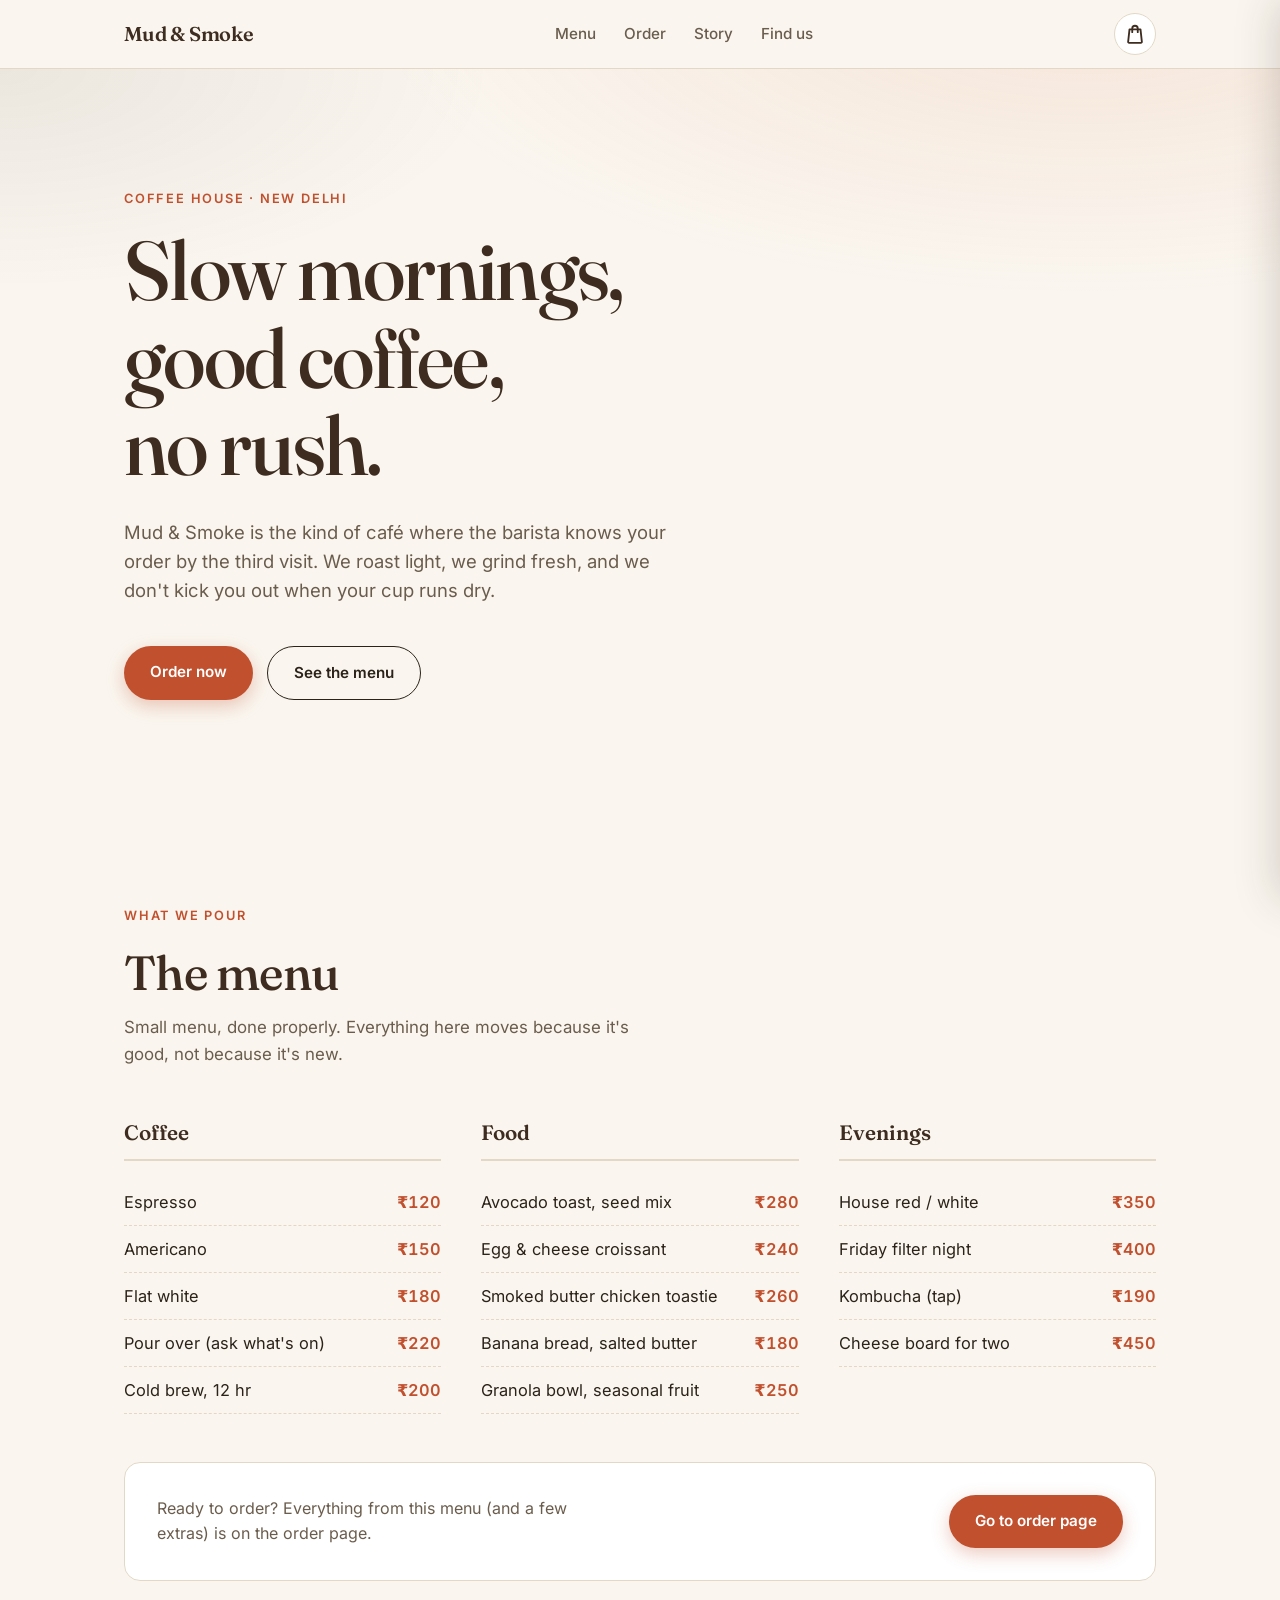
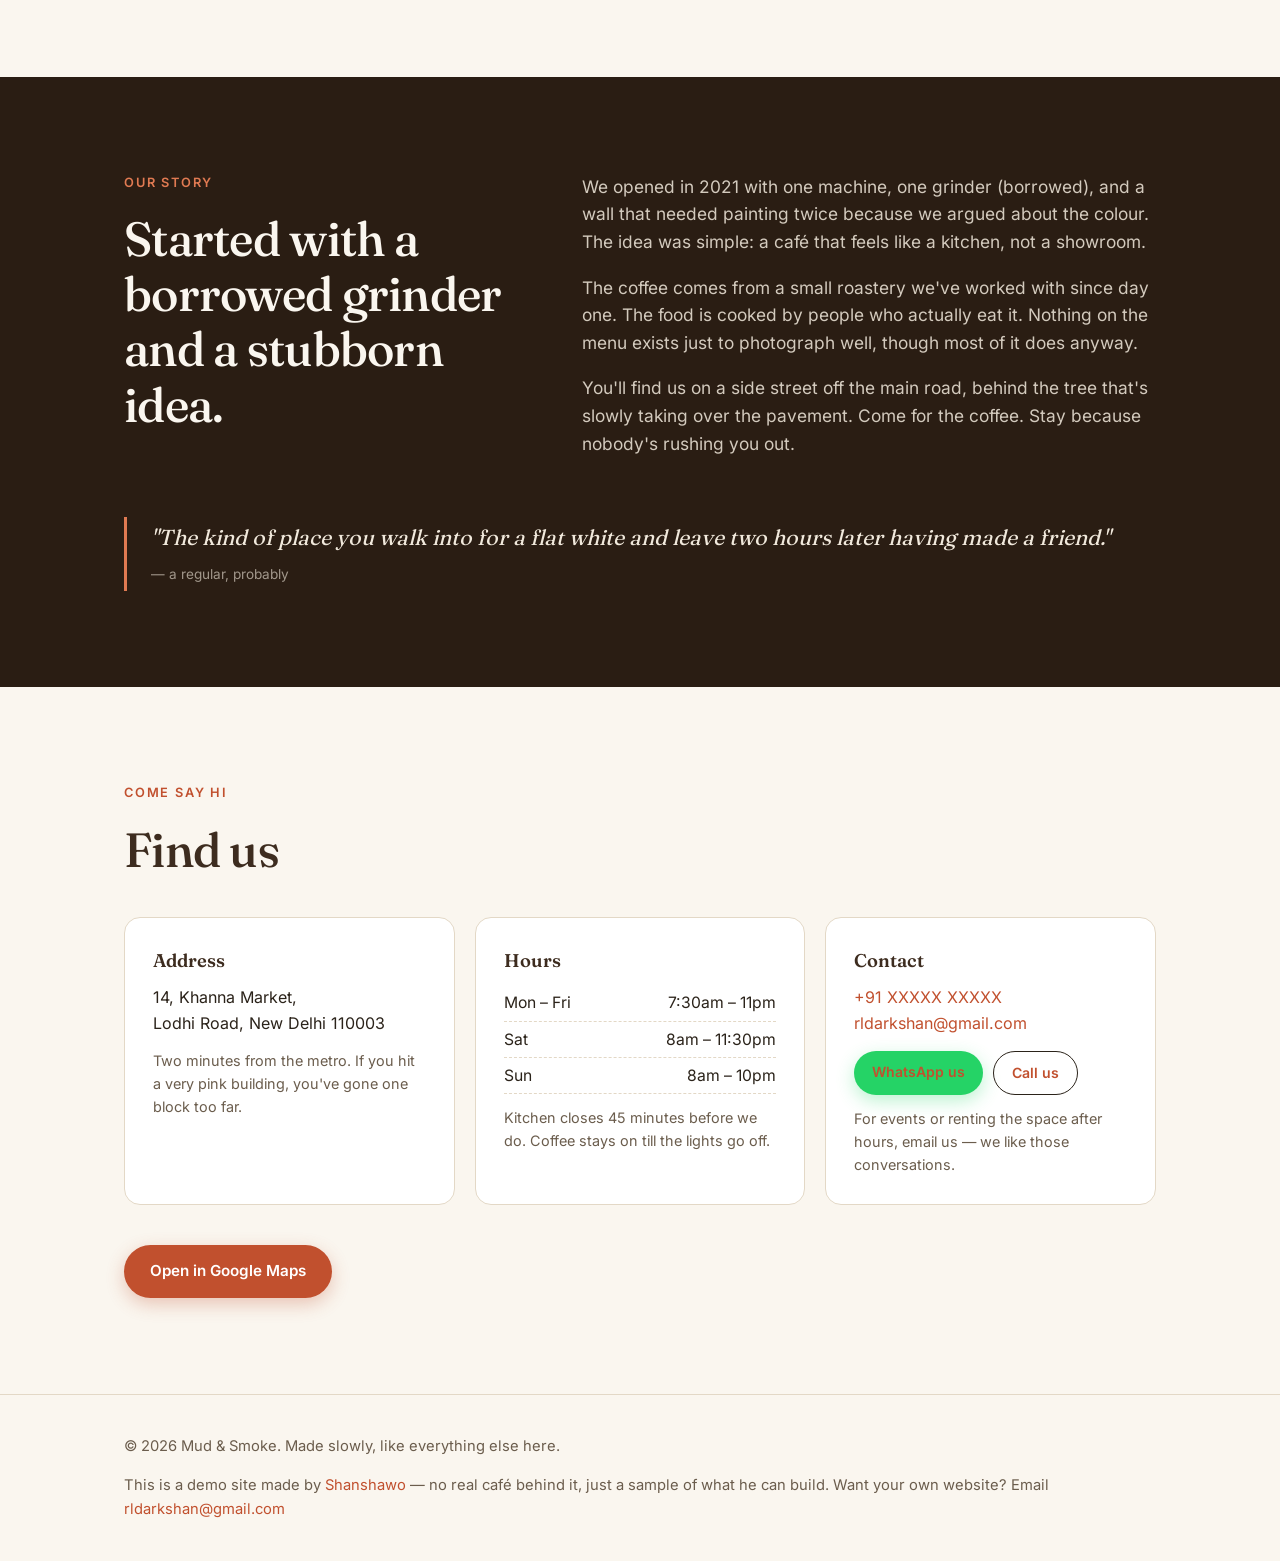
<file: index.html>
<!DOCTYPE html>
<html lang="en">
<head>
  <meta charset="UTF-8" />
  <meta name="viewport" content="width=device-width, initial-scale=1.0" />
  <title>Mud &amp; Smoke — Coffee and food in New Delhi</title>
  <meta name="description" content="Mud &amp; Smoke is a small café in New Delhi. Good coffee, honest food, a seat by the window that's yours as long as you want it." />
  <link rel="icon" type="image/png" href="favicon.png" />
  <link rel="icon" type="image/png" sizes="32x32" href="favicon-32x32.png" />
  <link rel="icon" type="image/png" sizes="16x16" href="favicon-16x16.png" />
  <link rel="apple-touch-icon" href="apple-touch-icon.png" />
  <link rel="manifest" href="site.webmanifest" />
  <link href="fonts/fonts.css" rel="stylesheet" />
  <link rel="stylesheet" href="style.css" />
</head>
<body>
  <header class="site-header">
    <div class="wrap header-inner">
      <a href="index.html" class="logo">Mud &amp; Smoke</a>
      <nav class="nav" id="siteNav" aria-label="Main navigation">
        <a href="#menu">Menu</a>
        <a href="order.html">Order</a>
        <a href="#story">Story</a>
        <a href="#find">Find us</a>
      </nav>
      <div class="header-actions">
        <button class="cart-btn" id="cartBtn" aria-label="Open your order">
          <svg viewBox="0 0 24 24" width="22" height="22" fill="none" stroke="currentColor" stroke-width="2" stroke-linecap="round" stroke-linejoin="round" aria-hidden="true">
            <path d="M6 7h12l1.5 13.5a1 1 0 0 1-1 1.1H5.5a1 1 0 0 1-1-1.1L6 7z" />
            <path d="M9 10V6a3 3 0 0 1 6 0v4" />
          </svg>
          <span class="cart-badge" id="cartBadge" hidden>0</span>
        </button>
        <button class="nav-toggle" id="navToggle" aria-label="Open menu" aria-expanded="false" aria-controls="siteNav">
          <span></span><span></span><span></span>
        </button>
      </div>
    </div>
  </header>

  <section class="hero" id="top">
    <div class="wrap">
      <p class="eyebrow">Coffee house · New Delhi</p>
      <h1>Slow mornings,<br />good coffee,<br />no rush.</h1>
      <p class="lede">Mud &amp; Smoke is the kind of café where the barista knows your order by the third visit. We roast light, we grind fresh, and we don't kick you out when your cup runs dry.</p>
      <div class="hero-actions">
        <a href="order.html" class="btn btn-primary">Order now</a>
        <a href="#menu" class="btn btn-ghost">See the menu</a>
      </div>
    </div>
  </section>

  <section class="section" id="menu">
    <div class="wrap">
      <p class="eyebrow">What we pour</p>
      <h2>The menu</h2>
      <p class="section-note">Small menu, done properly. Everything here moves because it's good, not because it's new.</p>

      <div class="menu-grid">
        <div class="menu-col">
          <h3>Coffee</h3>
          <ul class="menu-list">
            <li><span>Espresso</span><span class="price">₹120</span></li>
            <li><span>Americano</span><span class="price">₹150</span></li>
            <li><span>Flat white</span><span class="price">₹180</span></li>
            <li><span>Pour over (ask what's on)</span><span class="price">₹220</span></li>
            <li><span>Cold brew, 12 hr</span><span class="price">₹200</span></li>
          </ul>
        </div>
        <div class="menu-col">
          <h3>Food</h3>
          <ul class="menu-list">
            <li><span>Avocado toast, seed mix</span><span class="price">₹280</span></li>
            <li><span>Egg &amp; cheese croissant</span><span class="price">₹240</span></li>
            <li><span>Smoked butter chicken toastie</span><span class="price">₹260</span></li>
            <li><span>Banana bread, salted butter</span><span class="price">₹180</span></li>
            <li><span>Granola bowl, seasonal fruit</span><span class="price">₹250</span></li>
          </ul>
        </div>
        <div class="menu-col">
          <h3>Evenings</h3>
          <ul class="menu-list">
            <li><span>House red / white</span><span class="price">₹350</span></li>
            <li><span>Friday filter night</span><span class="price">₹400</span></li>
            <li><span>Kombucha (tap)</span><span class="price">₹190</span></li>
            <li><span>Cheese board for two</span><span class="price">₹450</span></li>
          </ul>
        </div>
      </div>

      <div class="menu-order-cta">
        <p>Ready to order? Everything from this menu (and a few extras) is on the order page.</p>
        <a href="order.html" class="btn btn-primary">Go to order page</a>
      </div>
    </div>
  </section>

  <section class="section section-dark" id="story">
    <div class="wrap">
      <div class="story-grid">
        <div>
          <p class="eyebrow">Our story</p>
          <h2>Started with a borrowed grinder and a stubborn idea.</h2>
        </div>
        <div class="story-body">
          <p>We opened in 2021 with one machine, one grinder (borrowed), and a wall that needed painting twice because we argued about the colour. The idea was simple: a café that feels like a kitchen, not a showroom.</p>
          <p>The coffee comes from a small roastery we've worked with since day one. The food is cooked by people who actually eat it. Nothing on the menu exists just to photograph well, though most of it does anyway.</p>
          <p>You'll find us on a side street off the main road, behind the tree that's slowly taking over the pavement. Come for the coffee. Stay because nobody's rushing you out.</p>
        </div>
      </div>
      <div class="story-quote">
        <p>"The kind of place you walk into for a flat white and leave two hours later having made a friend."</p>
        <span>— a regular, probably</span>
      </div>
    </div>
  </section>

  <section class="section" id="find">
    <div class="wrap">
      <p class="eyebrow">Come say hi</p>
      <h2>Find us</h2>
      <div class="find-grid">
        <div class="find-card">
          <h3>Address</h3>
          <p>14, Khanna Market,<br />Lodhi Road, New Delhi 110003</p>
          <p class="muted">Two minutes from the metro. If you hit a very pink building, you've gone one block too far.</p>
        </div>
        <div class="find-card">
          <h3>Hours</h3>
          <ul class="hours">
            <li><span>Mon – Fri</span><span>7:30am – 11pm</span></li>
            <li><span>Sat</span><span>8am – 11:30pm</span></li>
            <li><span>Sun</span><span>8am – 10pm</span></li>
          </ul>
          <p class="muted">Kitchen closes 45 minutes before we do. Coffee stays on till the lights go off.</p>
        </div>
        <div class="find-card">
          <h3>Contact</h3>
          <p><a href="#contact">+91 XXXXX XXXXX</a><br />
          <a href="mailto:rldarkshan@gmail.com">rldarkshan@gmail.com</a></p>
          <div class="contact-actions">
            <a href="#contact" class="btn btn-wa btn-sm">WhatsApp us</a>
            <a href="#contact" class="btn btn-ghost btn-sm">Call us</a>
          </div>
          <p class="muted">For events or renting the space after hours, email us — we like those conversations.</p>
        </div>
      </div>
      <a href="#" class="btn btn-primary" id="map-btn">Open in Google Maps</a>
    </div>
  </section>

  <footer class="site-footer">
    <div class="wrap footer-inner">
      <p>© 2026 Mud &amp; Smoke. Made slowly, like everything else here.</p>
      <p class="muted">This is a demo site made by <a href="https://github.com/shanshawo">Shanshawo</a> — no real café behind it, just a sample of what he can build. Want your own website? Email <a href="mailto:rldarkshan@gmail.com">rldarkshan@gmail.com</a></p>
    </div>
  </footer>

  <!-- Cart drawer -->
  <div class="cart-overlay" id="cartOverlay" hidden></div>
  <aside class="cart-drawer" id="cartDrawer" aria-label="Your order" aria-hidden="true">
    <div class="cart-head">
      <h3>Your order</h3>
      <button class="cart-close" id="cartClose" aria-label="Close cart">×</button>
    </div>
    <div class="cart-items" id="cartItems">
      <p class="cart-empty">Nothing here yet. Add something from the order page.</p>
    </div>
    <div class="cart-foot">
      <div class="cart-total-row">
        <span>Total</span>
        <span class="cart-total" id="cartTotal">₹0</span>
      </div>
      <button class="btn btn-wa btn-block" id="cartOrderBtn">Order on WhatsApp</button>
      <p class="cart-note">Opens WhatsApp with your order ready to send. Pay on pickup or delivery.</p>
    </div>
  </aside>

  <div class="toast" id="toast" hidden></div>

  <script src="script.js"></script>
</body>
</html>
</file>
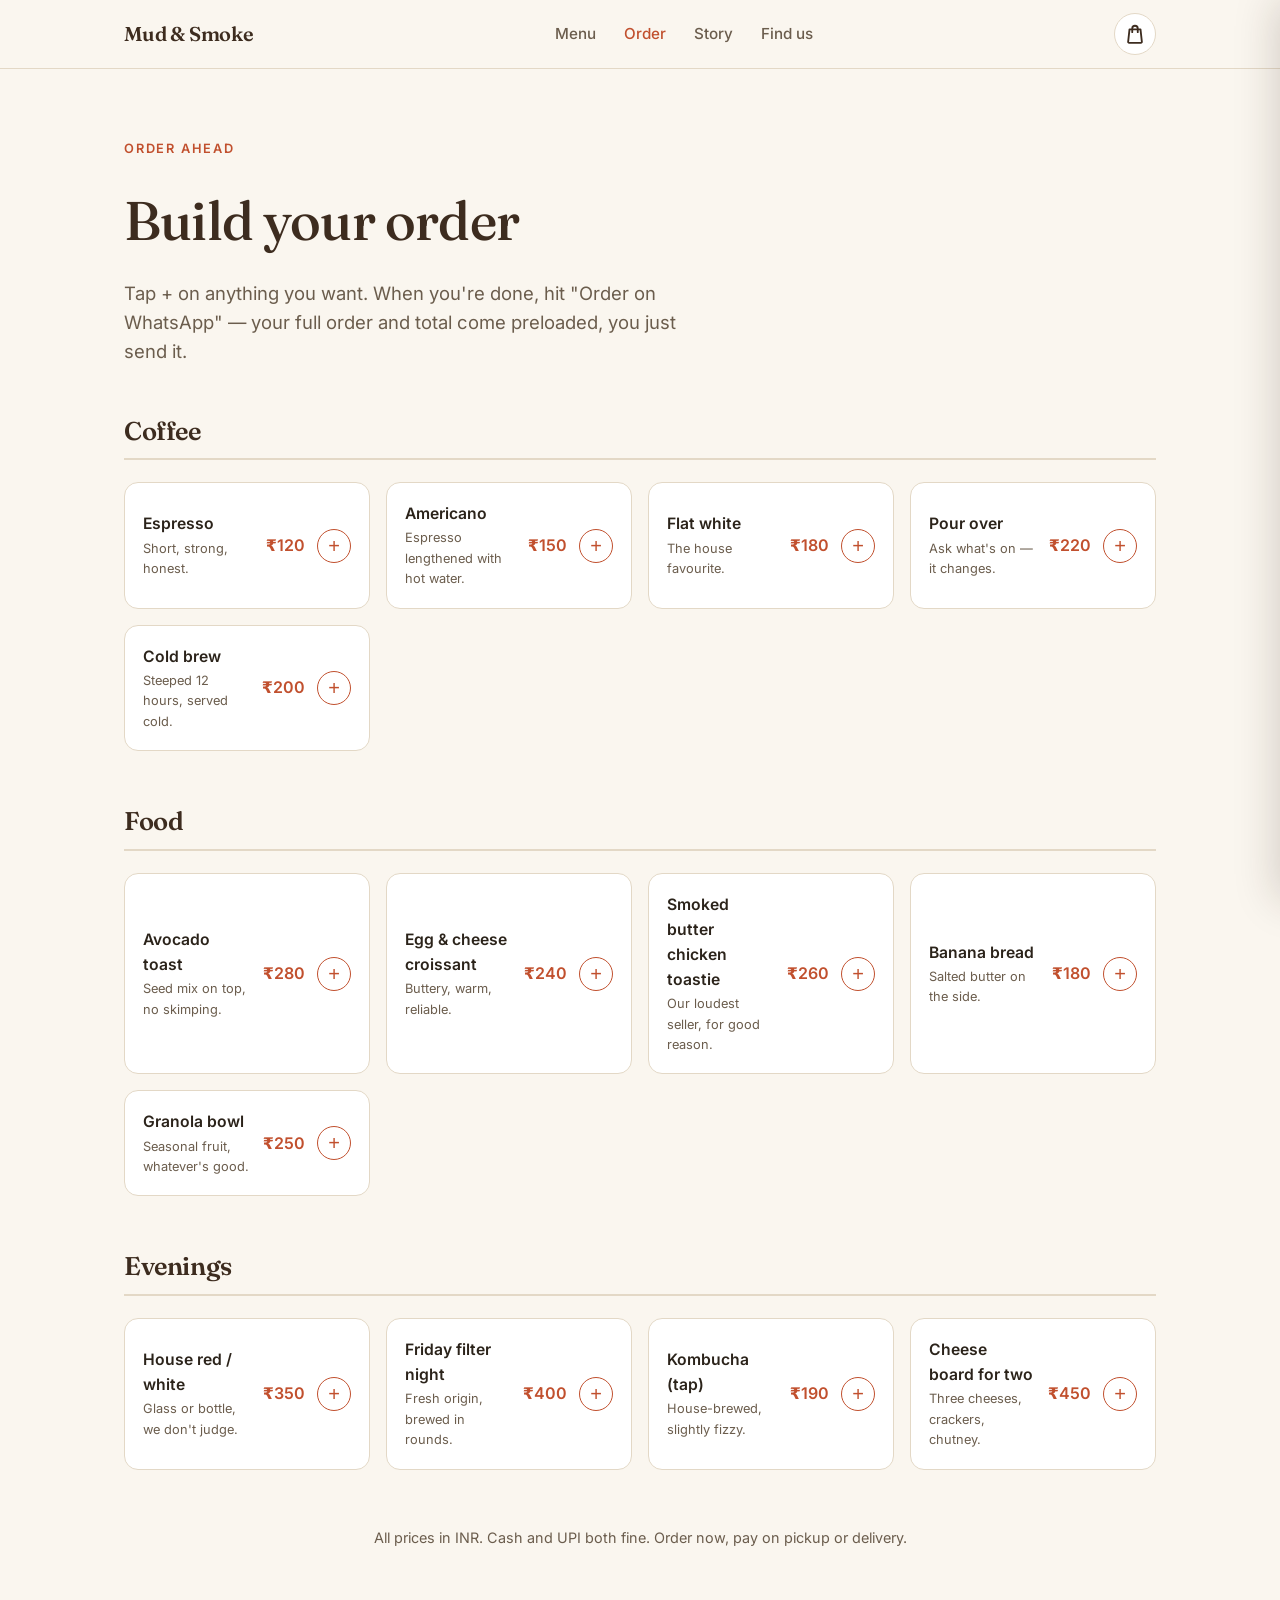
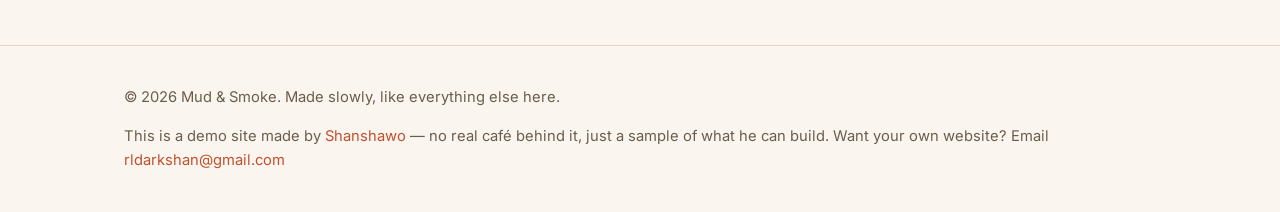
<file: order.html>
<!DOCTYPE html>
<html lang="en">
<head>
  <meta charset="UTF-8" />
  <meta name="viewport" content="width=device-width, initial-scale=1.0" />
  <title>Order — Mud &amp; Smoke</title>
  <meta name="description" content="Order from Mud &amp; Smoke. Add what you want, then send your order on WhatsApp." />
  <link rel="icon" type="image/png" href="favicon.png" />
  <link rel="icon" type="image/png" sizes="32x32" href="favicon-32x32.png" />
  <link rel="icon" type="image/png" sizes="16x16" href="favicon-16x16.png" />
  <link rel="apple-touch-icon" href="apple-touch-icon.png" />
  <link rel="manifest" href="site.webmanifest" />
  <link href="fonts/fonts.css" rel="stylesheet" />
  <link rel="stylesheet" href="style.css" />
</head>
<body>
  <header class="site-header">
    <div class="wrap header-inner">
      <a href="index.html" class="logo">Mud &amp; Smoke</a>
      <nav class="nav" id="siteNav" aria-label="Main navigation">
        <a href="index.html#menu">Menu</a>
        <a href="order.html" class="active">Order</a>
        <a href="index.html#story">Story</a>
        <a href="index.html#find">Find us</a>
      </nav>
      <div class="header-actions">
        <button class="cart-btn" id="cartBtn" aria-label="Open your order">
          <svg viewBox="0 0 24 24" width="22" height="22" fill="none" stroke="currentColor" stroke-width="2" stroke-linecap="round" stroke-linejoin="round" aria-hidden="true">
            <path d="M6 7h12l1.5 13.5a1 1 0 0 1-1 1.1H5.5a1 1 0 0 1-1-1.1L6 7z" />
            <path d="M9 10V6a3 3 0 0 1 6 0v4" />
          </svg>
          <span class="cart-badge" id="cartBadge" hidden>0</span>
        </button>
        <button class="nav-toggle" id="navToggle" aria-label="Open menu" aria-expanded="false" aria-controls="siteNav">
          <span></span><span></span><span></span>
        </button>
      </div>
    </div>
  </header>

  <section class="order-hero">
    <div class="wrap">
      <p class="eyebrow">Order ahead</p>
      <h1>Build your order</h1>
      <p class="lede">Tap + on anything you want. When you're done, hit "Order on WhatsApp" — your full order and total come preloaded, you just send it.</p>
    </div>
  </section>

  <section class="section order-section">
    <div class="wrap">
      <div class="order-group">
        <h2>Coffee</h2>
        <div class="product-grid">
          <div class="product-card" data-id="espresso">
            <div class="product-info">
              <h3>Espresso</h3>
              <p>Short, strong, honest.</p>
            </div>
            <div class="product-price">₹120</div>
            <button class="add-btn" aria-label="Add Espresso">+</button>
          </div>
          <div class="product-card" data-id="americano">
            <div class="product-info">
              <h3>Americano</h3>
              <p>Espresso lengthened with hot water.</p>
            </div>
            <div class="product-price">₹150</div>
            <button class="add-btn" aria-label="Add Americano">+</button>
          </div>
          <div class="product-card" data-id="flatwhite">
            <div class="product-info">
              <h3>Flat white</h3>
              <p>The house favourite.</p>
            </div>
            <div class="product-price">₹180</div>
            <button class="add-btn" aria-label="Add Flat white">+</button>
          </div>
          <div class="product-card" data-id="pourover">
            <div class="product-info">
              <h3>Pour over</h3>
              <p>Ask what's on — it changes.</p>
            </div>
            <div class="product-price">₹220</div>
            <button class="add-btn" aria-label="Add Pour over">+</button>
          </div>
          <div class="product-card" data-id="coldbrew">
            <div class="product-info">
              <h3>Cold brew</h3>
              <p>Steeped 12 hours, served cold.</p>
            </div>
            <div class="product-price">₹200</div>
            <button class="add-btn" aria-label="Add Cold brew">+</button>
          </div>
        </div>
      </div>

      <div class="order-group">
        <h2>Food</h2>
        <div class="product-grid">
          <div class="product-card" data-id="avotoast">
            <div class="product-info">
              <h3>Avocado toast</h3>
              <p>Seed mix on top, no skimping.</p>
            </div>
            <div class="product-price">₹280</div>
            <button class="add-btn" aria-label="Add Avocado toast">+</button>
          </div>
          <div class="product-card" data-id="croissant">
            <div class="product-info">
              <h3>Egg &amp; cheese croissant</h3>
              <p>Buttery, warm, reliable.</p>
            </div>
            <div class="product-price">₹240</div>
            <button class="add-btn" aria-label="Add Egg and cheese croissant">+</button>
          </div>
          <div class="product-card" data-id="toastie">
            <div class="product-info">
              <h3>Smoked butter chicken toastie</h3>
              <p>Our loudest seller, for good reason.</p>
            </div>
            <div class="product-price">₹260</div>
            <button class="add-btn" aria-label="Add Smoked butter chicken toastie">+</button>
          </div>
          <div class="product-card" data-id="bananabread">
            <div class="product-info">
              <h3>Banana bread</h3>
              <p>Salted butter on the side.</p>
            </div>
            <div class="product-price">₹180</div>
            <button class="add-btn" aria-label="Add Banana bread">+</button>
          </div>
          <div class="product-card" data-id="granola">
            <div class="product-info">
              <h3>Granola bowl</h3>
              <p>Seasonal fruit, whatever's good.</p>
            </div>
            <div class="product-price">₹250</div>
            <button class="add-btn" aria-label="Add Granola bowl">+</button>
          </div>
        </div>
      </div>

      <div class="order-group">
        <h2>Evenings</h2>
        <div class="product-grid">
          <div class="product-card" data-id="housered">
            <div class="product-info">
              <h3>House red / white</h3>
              <p>Glass or bottle, we don't judge.</p>
            </div>
            <div class="product-price">₹350</div>
            <button class="add-btn" aria-label="Add House red or white">+</button>
          </div>
          <div class="product-card" data-id="filternight">
            <div class="product-info">
              <h3>Friday filter night</h3>
              <p>Fresh origin, brewed in rounds.</p>
            </div>
            <div class="product-price">₹400</div>
            <button class="add-btn" aria-label="Add Friday filter night">+</button>
          </div>
          <div class="product-card" data-id="kombucha">
            <div class="product-info">
              <h3>Kombucha (tap)</h3>
              <p>House-brewed, slightly fizzy.</p>
            </div>
            <div class="product-price">₹190</div>
            <button class="add-btn" aria-label="Add Kombucha">+</button>
          </div>
          <div class="product-card" data-id="cheeseboard">
            <div class="product-info">
              <h3>Cheese board for two</h3>
              <p>Three cheeses, crackers, chutney.</p>
            </div>
            <div class="product-price">₹450</div>
            <button class="add-btn" aria-label="Add Cheese board">+</button>
          </div>
        </div>
      </div>

      <div class="order-note">
        <p>All prices in INR. Cash and UPI both fine. Order now, pay on pickup or delivery.</p>
      </div>
    </div>
  </section>

  <footer class="site-footer">
      <div class="wrap footer-inner">
        <p>© 2026 Mud &amp; Smoke. Made slowly, like everything else here.</p>
        <p class="muted">This is a demo site made by <a href="https://github.com/shanshawo">Shanshawo</a> — no real café behind it, just a sample of what he can build. Want your own website? Email <a href="mailto:rldarkshan@gmail.com">rldarkshan@gmail.com</a></p>
      </div>
    </footer>

  <!-- Cart drawer -->
  <div class="cart-overlay" id="cartOverlay" hidden></div>
  <aside class="cart-drawer" id="cartDrawer" aria-label="Your order" aria-hidden="true">
    <div class="cart-head">
      <h3>Your order</h3>
      <button class="cart-close" id="cartClose" aria-label="Close cart">×</button>
    </div>
    <div class="cart-items" id="cartItems">
      <p class="cart-empty">Nothing here yet. Add something from the order page.</p>
    </div>
    <div class="cart-foot">
      <div class="cart-total-row">
        <span>Total</span>
        <span class="cart-total" id="cartTotal">₹0</span>
      </div>
      <button class="btn btn-wa btn-block" id="cartOrderBtn">Order on WhatsApp</button>
      <p class="cart-note">Opens WhatsApp with your order ready to send. Pay on pickup or delivery.</p>
    </div>
  </aside>

  <div class="toast" id="toast" hidden></div>

  <script src="script.js"></script>
</body>
</html>
</file>
<file: fonts/fonts.css>
@font-face {
  font-family: 'Fraunces';
  font-style: normal;
  font-weight: 400;
  font-display: swap;
  src: url('fraunces-400.woff2') format('woff2');
}

@font-face {
  font-family: 'Fraunces';
  font-style: normal;
  font-weight: 500;
  font-display: swap;
  src: url('fraunces-500.woff2') format('woff2');
}

@font-face {
  font-family: 'Fraunces';
  font-style: normal;
  font-weight: 600;
  font-display: swap;
  src: url('fraunces-600.woff2') format('woff2');
}

@font-face {
  font-family: 'Inter';
  font-style: normal;
  font-weight: 400;
  font-display: swap;
  src: url('inter-400.woff2') format('woff2');
}

@font-face {
  font-family: 'Inter';
  font-style: normal;
  font-weight: 500;
  font-display: swap;
  src: url('inter-500.woff2') format('woff2');
}

@font-face {
  font-family: 'Inter';
  font-style: normal;
  font-weight: 600;
  font-display: swap;
  src: url('inter-600.woff2') format('woff2');
}
</file>
<file: style.css>
:root {
  --cream: #faf6ef;
  --cream-deep: #f1e9dc;
  --ink: #2b231a;
  --ink-soft: #6b5d4d;
  --espresso: #3d2c1f;
  --espresso-deep: #2a1d13;
  --ember: #c1502e;
  --ember-soft: #e07a52;
  --line: #e3d8c6;
  --serif: "Fraunces", Georgia, serif;
  --sans: "Inter", system-ui, sans-serif;
}

* { margin: 0; padding: 0; box-sizing: border-box; }

html { scroll-behavior: smooth; }

body {
  font-family: var(--sans);
  background: var(--cream);
  color: var(--ink);
  line-height: 1.6;
  -webkit-font-smoothing: antialiased;
}

.wrap { max-width: 1080px; margin: 0 auto; padding: 0 24px; }

/* Header */
.site-header {
  position: sticky;
  top: 0;
  z-index: 50;
  background: rgba(250, 246, 239, 0.92);
  backdrop-filter: blur(10px);
  border-bottom: 1px solid var(--line);
}
.header-inner {
  display: flex;
  align-items: center;
  justify-content: space-between;
  height: 68px;
}
.logo {
  font-family: var(--serif);
  font-weight: 600;
  font-size: 1.25rem;
  color: var(--espresso);
  text-decoration: none;
  letter-spacing: -0.01em;
}
.nav { display: flex; gap: 28px; }
.nav a { color: var(--ink-soft); text-decoration: none; font-size: 0.95rem; font-weight: 500; }
.nav a:hover { color: var(--ember); }
.nav a.active { color: var(--ember); }
.nav-toggle {
  display: none;
  flex-direction: column;
  justify-content: center;
  gap: 5px;
  width: 42px;
  height: 42px;
  border: 1px solid var(--line);
  border-radius: 50%;
  background: #fff;
  cursor: pointer;
  align-items: center;
  margin-left: 8px;
}
.nav-toggle span {
  display: block;
  width: 18px;
  height: 2px;
  background: var(--espresso);
  border-radius: 2px;
  transition: transform 0.25s, opacity 0.25s;
}
.nav-toggle.open span:nth-child(1) { transform: translateY(7px) rotate(45deg); }
.nav-toggle.open span:nth-child(2) { opacity: 0; }
.nav-toggle.open span:nth-child(3) { transform: translateY(-7px) rotate(-45deg); }
.nav-cta {
  color: var(--cream) !important;
  background: var(--espresso);
  padding: 8px 16px;
  border-radius: 999px;
  font-size: 0.9rem;
}
.header-actions { display: flex; align-items: center; }
.cart-btn {
  position: relative;
  display: inline-flex;
  align-items: center;
  justify-content: center;
  width: 42px;
  height: 42px;
  border-radius: 50%;
  border: 1px solid var(--line);
  background: #fff;
  color: var(--espresso);
  cursor: pointer;
  transition: border-color 0.15s, color 0.15s;
}
.cart-btn:hover { border-color: var(--ember); color: var(--ember); }
.cart-badge {
  position: absolute;
  top: -4px;
  right: -4px;
  min-width: 19px;
  height: 19px;
  padding: 0 5px;
  border-radius: 999px;
  background: var(--ember);
  color: #fff;
  font-size: 0.72rem;
  font-weight: 700;
  line-height: 19px;
  text-align: center;
}

/* Hero */
.hero {
  padding: 120px 0 110px;
  background:
    radial-gradient(1200px 500px at 85% -10%, rgba(224, 122, 82, 0.14), transparent 60%),
    radial-gradient(900px 400px at 0% 0%, rgba(61, 44, 31, 0.08), transparent 55%),
    var(--cream);
}
.eyebrow {
  font-size: 0.8rem;
  font-weight: 600;
  text-transform: uppercase;
  letter-spacing: 0.14em;
  color: var(--ember);
  margin-bottom: 18px;
}
.hero h1 {
  font-family: var(--serif);
  font-weight: 500;
  font-size: clamp(3rem, 7.5vw, 5.2rem);
  line-height: 1.05;
  letter-spacing: -0.02em;
  color: var(--espresso);
}
.lede {
  margin-top: 28px;
  max-width: 560px;
  font-size: 1.15rem;
  color: var(--ink-soft);
}
.hero-actions { margin-top: 40px; display: flex; gap: 14px; flex-wrap: wrap; }

.btn {
  display: inline-block;
  padding: 14px 26px;
  border-radius: 999px;
  text-decoration: none;
  font-weight: 600;
  font-size: 0.95rem;
  transition: transform 0.15s ease, box-shadow 0.15s ease;
}
.btn:hover { transform: translateY(-1px); }
.btn-primary {
  background: var(--ember);
  color: #fff;
  box-shadow: 0 6px 18px rgba(193, 80, 46, 0.3);
}
.btn-ghost {
  border: 1.5px solid var(--ink);
  color: var(--ink);
  background: transparent;
}
.btn-ghost:hover { background: var(--ink); color: var(--cream); }
.btn-wa {
  background: #25d366;
  color: #fff;
  box-shadow: 0 6px 18px rgba(37, 211, 102, 0.3);
}
.btn-wa:hover { background: #1ebe57; }
.btn-sm { padding: 10px 18px; font-size: 0.88rem; }
.contact-actions { display: flex; gap: 10px; margin-top: 14px; flex-wrap: wrap; }

/* Sections */
.section { padding: 96px 0; }
.section-dark {
  background: var(--espresso-deep);
  color: var(--cream-deep);
}
.section h2 {
  font-family: var(--serif);
  font-weight: 500;
  font-size: clamp(2rem, 4.5vw, 3rem);
  letter-spacing: -0.015em;
  line-height: 1.15;
  color: var(--espresso);
}
.section-dark h2 { color: var(--cream); }
.section-dark .eyebrow { color: var(--ember-soft); }
.section-note {
  margin-top: 14px;
  max-width: 520px;
  color: var(--ink-soft);
  font-size: 1.05rem;
}

/* Menu */
.menu-grid {
  margin-top: 48px;
  display: grid;
  grid-template-columns: repeat(3, 1fr);
  gap: 40px;
}
.menu-col h3 {
  font-family: var(--serif);
  font-size: 1.3rem;
  font-weight: 600;
  color: var(--espresso);
  border-bottom: 2px solid var(--line);
  padding-bottom: 10px;
  margin-bottom: 18px;
}
.menu-list { list-style: none; }
.menu-list li {
  display: flex;
  justify-content: space-between;
  align-items: baseline;
  gap: 12px;
  padding: 10px 0;
  border-bottom: 1px dashed var(--line);
  font-size: 1.02rem;
}
.menu-list .price {
  font-variant-numeric: tabular-nums;
  color: var(--ember);
  font-weight: 600;
  white-space: nowrap;
}
.menu-footnote {
  margin-top: 34px;
  font-size: 0.9rem;
  color: var(--ink-soft);
  max-width: 620px;
}

/* Story */
.story-grid {
  display: grid;
  grid-template-columns: 1fr 1.4fr;
  gap: 48px;
  align-items: start;
}
.story-body { font-size: 1.08rem; color: rgba(241, 233, 220, 0.85); }
.story-body p + p { margin-top: 18px; }
.story-quote {
  margin-top: 60px;
  border-left: 3px solid var(--ember-soft);
  padding: 6px 0 6px 24px;
}
.story-quote p {
  font-family: var(--serif);
  font-style: italic;
  font-size: 1.35rem;
  line-height: 1.4;
}
.story-quote span {
  display: block;
  margin-top: 10px;
  font-size: 0.85rem;
  color: rgba(241, 233, 220, 0.6);
}

/* Find */
.find-grid {
  margin-top: 40px;
  display: grid;
  grid-template-columns: repeat(3, 1fr);
  gap: 20px;
}
.find-card {
  background: #fff;
  border: 1px solid var(--line);
  border-radius: 16px;
  padding: 28px;
}
.find-card h3 {
  font-family: var(--serif);
  font-size: 1.15rem;
  color: var(--espresso);
  margin-bottom: 10px;
}
.find-card p, .find-card li { color: var(--ink); }
.find-card a { color: var(--ember); text-decoration: none; }
.find-card a:hover { text-decoration: underline; }
.find-card .muted { margin-top: 12px; font-size: 0.9rem; color: var(--ink-soft); }
.hours { list-style: none; margin-top: 4px; }
.hours li {
  display: flex;
  justify-content: space-between;
  padding: 5px 0;
  border-bottom: 1px dashed var(--line);
  font-size: 0.98rem;
}
#map-btn { margin-top: 40px; }

/* Cart drawer */
.no-scroll { overflow: hidden; }
.cart-overlay {
  position: fixed;
  inset: 0;
  background: rgba(42, 29, 19, 0.45);
  z-index: 90;
}
.cart-drawer {
  position: fixed;
  top: 0;
  right: 0;
  height: 100%;
  width: min(400px, 92vw);
  background: var(--cream);
  border-left: 1px solid var(--line);
  box-shadow: -12px 0 40px rgba(42, 29, 19, 0.18);
  z-index: 100;
  transform: translateX(102%);
  transition: transform 0.28s ease;
  display: flex;
  flex-direction: column;
}
.cart-drawer.open { transform: translateX(0); }
.cart-head {
  display: flex;
  justify-content: space-between;
  align-items: center;
  padding: 20px 24px;
  border-bottom: 1px solid var(--line);
}
.cart-head h3 {
  font-family: var(--serif);
  font-size: 1.3rem;
  color: var(--espresso);
}
.cart-close {
  border: none;
  background: none;
  font-size: 1.7rem;
  line-height: 1;
  cursor: pointer;
  color: var(--ink-soft);
  padding: 4px 8px;
}
.cart-close:hover { color: var(--ember); }
.cart-items {
  flex: 1;
  overflow-y: auto;
  padding: 16px 24px;
}
.cart-empty { color: var(--ink-soft); font-size: 0.98rem; text-align: center; margin-top: 40px; }
.cart-item {
  display: flex;
  justify-content: space-between;
  align-items: center;
  gap: 12px;
  padding: 12px 0;
  border-bottom: 1px dashed var(--line);
}
.cart-item-info { display: flex; flex-direction: column; }
.cart-item-name { font-weight: 600; color: var(--ink); font-size: 0.98rem; }
.cart-item-price { font-size: 0.82rem; color: var(--ink-soft); margin-top: 2px; }
.cart-item-qty { display: flex; align-items: center; gap: 8px; }
.qty-btn {
  width: 28px;
  height: 28px;
  border-radius: 50%;
  border: 1px solid var(--line);
  background: #fff;
  color: var(--ink);
  font-size: 1.05rem;
  cursor: pointer;
  line-height: 1;
}
.qty-btn:hover { border-color: var(--ember); color: var(--ember); }
.qty-num { min-width: 18px; text-align: center; font-weight: 600; }
.cart-foot {
  border-top: 1px solid var(--line);
  padding: 20px 24px;
  background: #fff;
}
.cart-total-row {
  display: flex;
  justify-content: space-between;
  font-weight: 700;
  font-size: 1.15rem;
  color: var(--espresso);
  margin-bottom: 14px;
}
.btn-block { display: block; width: 100%; text-align: center; }
.cart-note { margin-top: 10px; font-size: 0.8rem; color: var(--ink-soft); }

.menu-order-cta {
  margin-top: 48px;
  padding: 32px;
  background: #fff;
  border: 1px solid var(--line);
  border-radius: 16px;
  display: flex;
  align-items: center;
  justify-content: space-between;
  gap: 20px;
  flex-wrap: wrap;
}
.menu-order-cta p { color: var(--ink-soft); max-width: 460px; }

/* Order page */
.order-hero { padding: 70px 0 10px; }
.order-hero h1 {
  font-family: var(--serif);
  font-weight: 500;
  font-size: clamp(2.2rem, 5vw, 3.4rem);
  letter-spacing: -0.015em;
  color: var(--espresso);
}
.order-hero .lede { max-width: 560px; margin-top: 14px; }
.order-section { padding-top: 40px; }
.order-group { margin-bottom: 56px; }
.order-group h2 {
  font-family: var(--serif);
  font-size: 1.6rem;
  font-weight: 600;
  color: var(--espresso);
  border-bottom: 2px solid var(--line);
  padding-bottom: 12px;
  margin-bottom: 22px;
}
.product-grid {
  display: grid;
  grid-template-columns: repeat(auto-fill, minmax(230px, 1fr));
  gap: 16px;
}
.product-card {
  background: #fff;
  border: 1px solid var(--line);
  border-radius: 14px;
  padding: 18px;
  display: flex;
  align-items: center;
  gap: 12px;
  transition: box-shadow 0.15s, transform 0.15s;
}
.product-card:hover { box-shadow: 0 8px 24px rgba(42, 29, 19, 0.08); transform: translateY(-2px); }
.product-info { flex: 1; min-width: 0; }
.product-info h3 { font-size: 0.98rem; color: var(--ink); margin-bottom: 2px; }
.product-info p { font-size: 0.8rem; color: var(--ink-soft); }
.product-price { font-weight: 700; color: var(--ember); white-space: nowrap; }
.add-btn {
  width: 34px;
  height: 34px;
  flex-shrink: 0;
  border-radius: 50%;
  border: 1.5px solid var(--ember);
  background: #fff;
  color: var(--ember);
  font-size: 1.25rem;
  line-height: 1;
  cursor: pointer;
  transition: background 0.15s, color 0.15s;
}
.add-btn:hover { background: var(--ember); color: #fff; }
.add-btn.added { background: #2e8b57; border-color: #2e8b57; color: #fff; }
.order-note {
  margin-top: 40px;
  font-size: 0.9rem;
  color: var(--ink-soft);
  text-align: center;
}

/* Toast */
.toast {
  position: fixed;
  bottom: 24px;
  left: 50%;
  transform: translateX(-50%) translateY(16px);
  background: var(--espresso);
  color: var(--cream);
  padding: 12px 22px;
  border-radius: 999px;
  font-size: 0.92rem;
  box-shadow: 0 8px 24px rgba(42, 29, 19, 0.25);
  opacity: 0;
  transition: opacity 0.25s, transform 0.25s;
  z-index: 120;
}
.toast.show { opacity: 1; transform: translateX(-50%) translateY(0); }

/* Footer */
.site-footer {
  border-top: 1px solid var(--line);
  padding: 40px 0;
  background: var(--cream);
}
.footer-inner {
  display: flex;
  justify-content: space-between;
  align-items: center;
  gap: 16px;
  flex-wrap: wrap;
}
.site-footer p { font-size: 0.92rem; color: var(--ink-soft); }
.site-footer a { color: var(--ember); text-decoration: none; }

/* Responsive */
@media (max-width: 820px) {
  .menu-grid, .find-grid { grid-template-columns: 1fr; gap: 28px; }
  .story-grid { grid-template-columns: 1fr; gap: 24px; }
  .hero { padding: 90px 0 80px; }
  .nav {
    position: fixed;
    top: 68px;
    left: 12px;
    right: 12px;
    flex-direction: column;
    gap: 4px;
    background: #fff;
    border: 1px solid var(--line);
    border-radius: 16px;
    padding: 12px;
    box-shadow: 0 12px 32px rgba(42, 29, 19, 0.14);
    opacity: 0;
    pointer-events: none;
    transform: translateY(-8px);
    transition: opacity 0.2s, transform 0.2s;
    z-index: 80;
  }
  .nav.open { opacity: 1; pointer-events: auto; transform: translateY(0); }
  .nav a { font-size: 0.95rem; padding: 12px 14px; border-radius: 10px; white-space: nowrap; }
  .nav a:hover { background: var(--cream); }
  .nav-toggle { display: flex; }
  .logo { font-size: 1.05rem; }
  .section { padding: 72px 0; }
}
</file>
